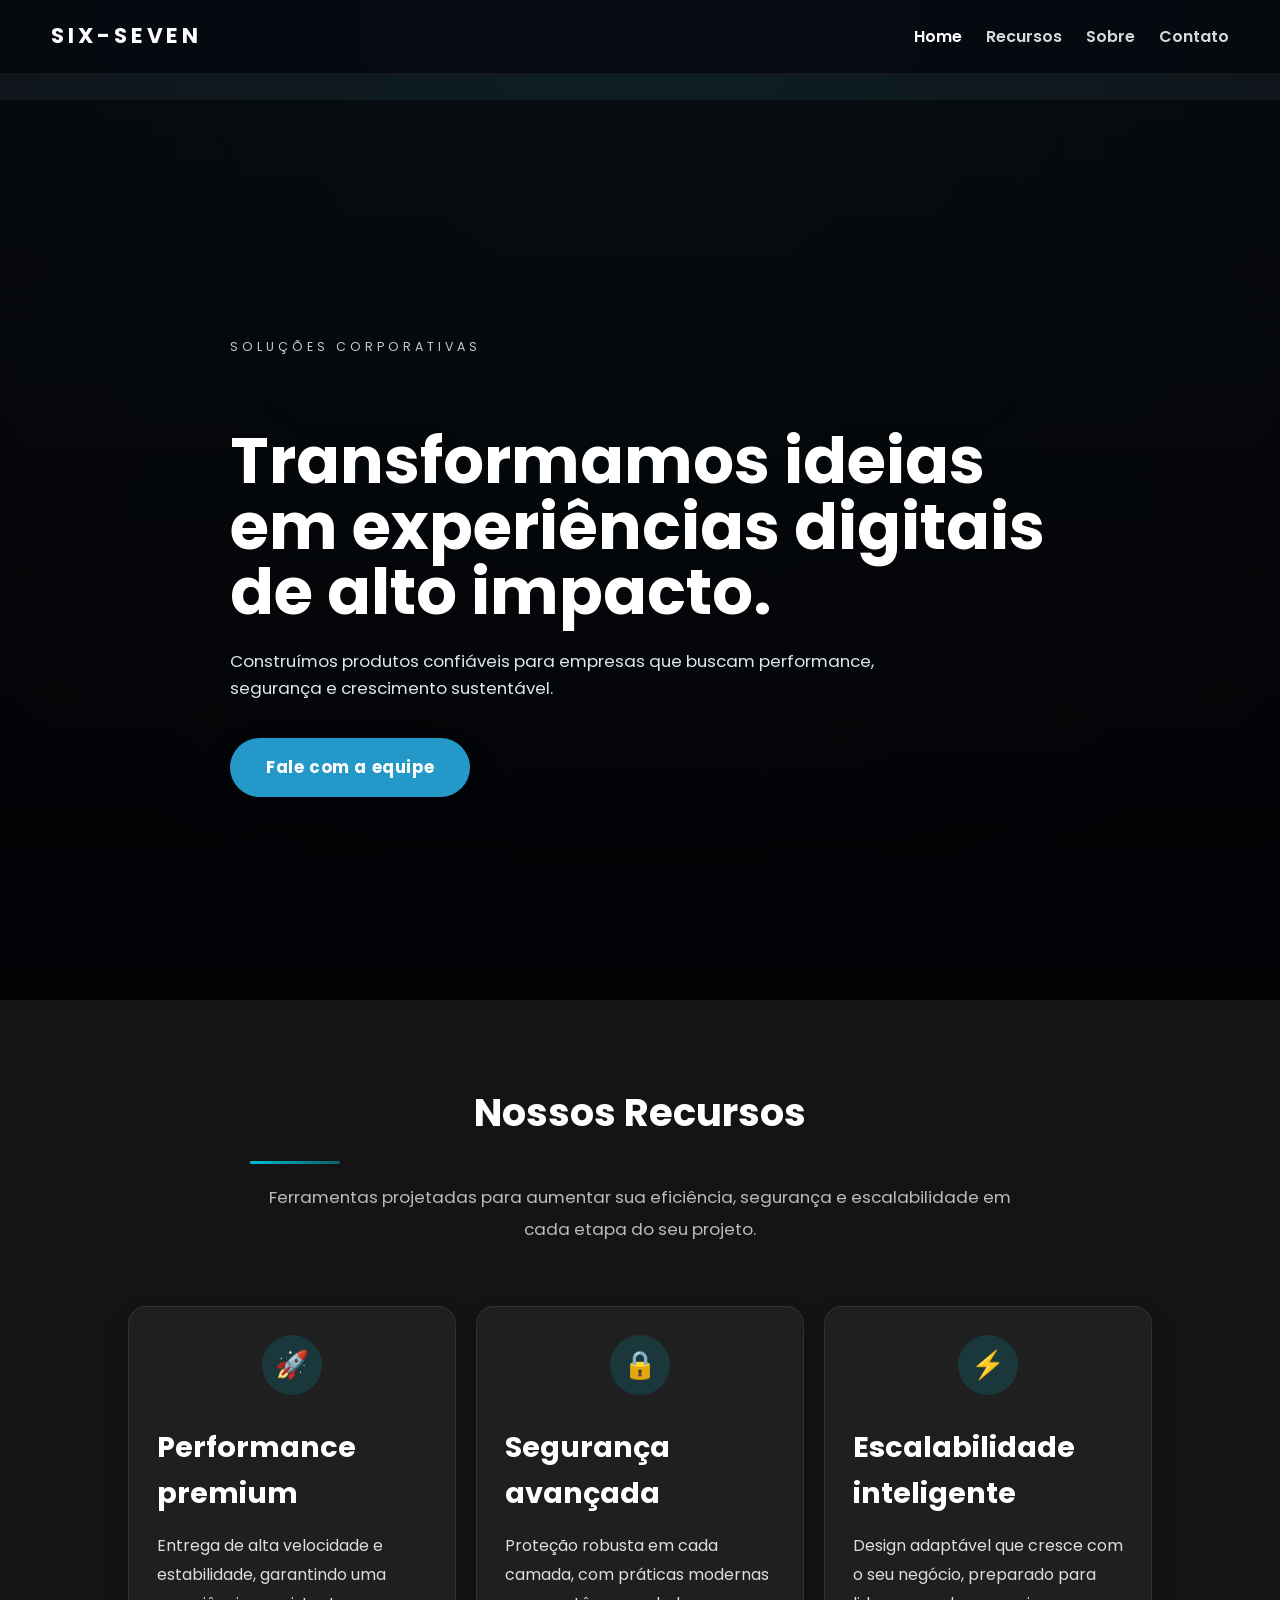
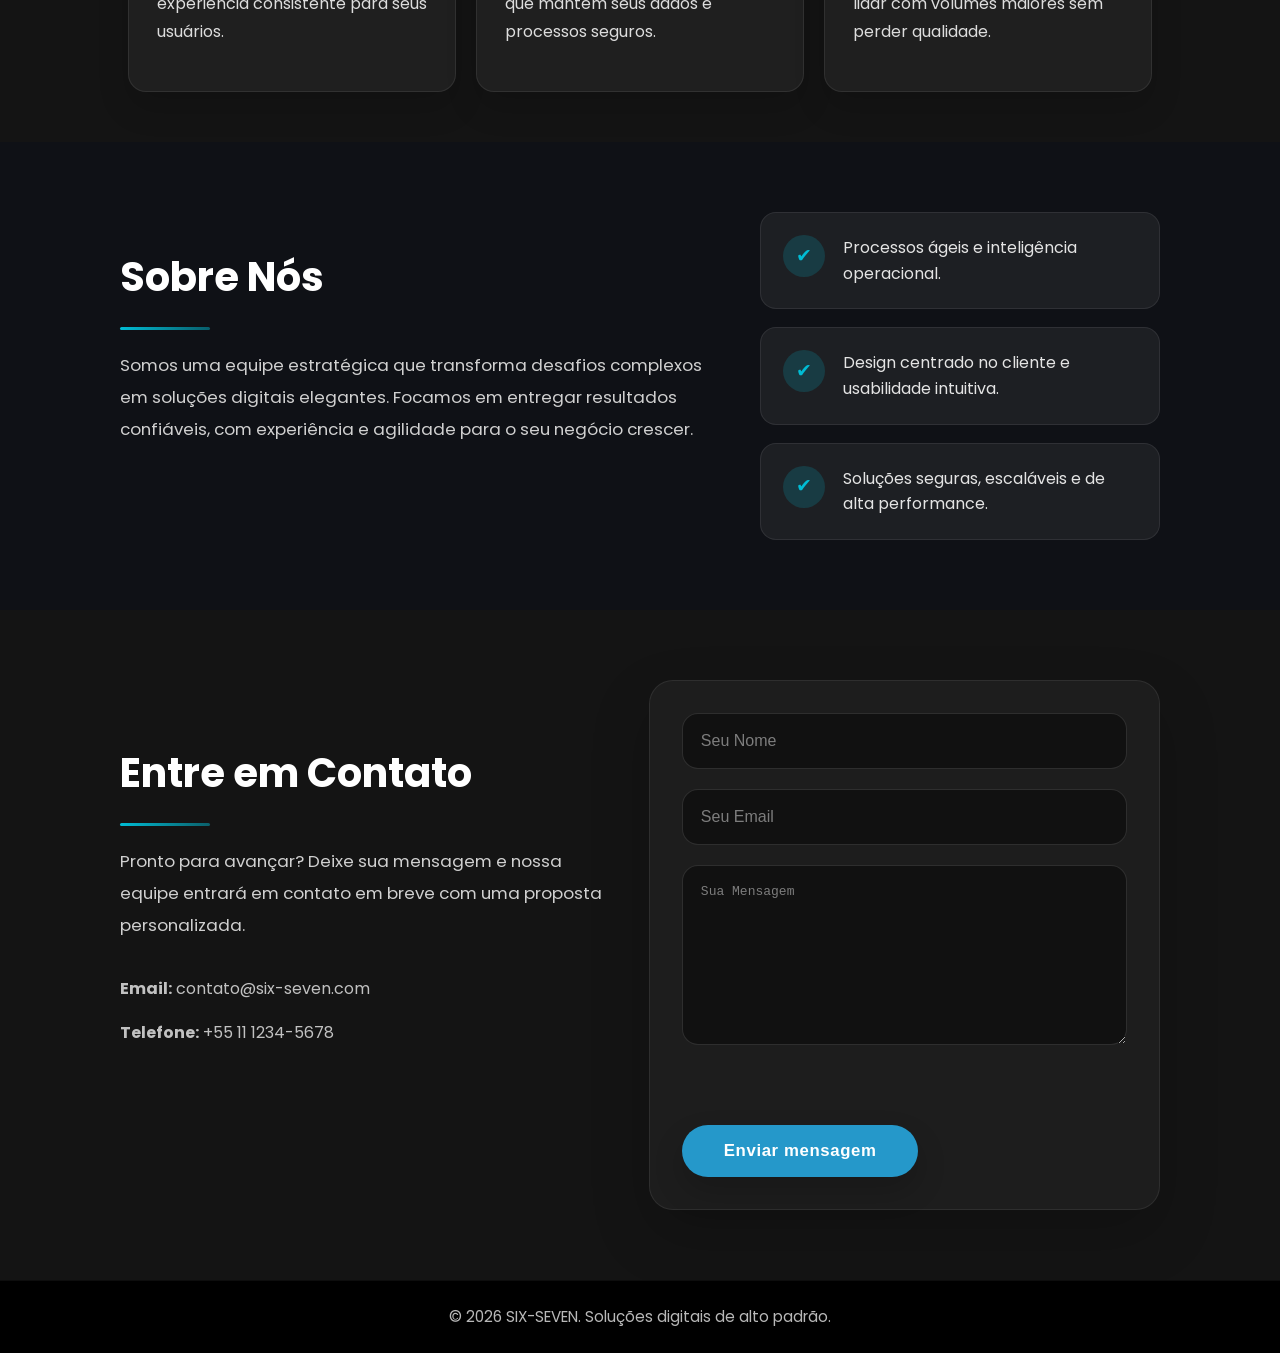
<file: index.html>
<!DOCTYPE html>
<html lang="pt-br">
<head>
    <meta charset="UTF-8">
    <meta name="viewport" content="width=device-width, initial-scale=1.0">
    <meta name="description" content="SIX-SEVEN oferece soluções digitais corporativas com performance, segurança e design profissional para empresas modernas.">
    <title>SIX-SEVEN | Soluções Digitais Corporativas</title>
    <link rel="stylesheet" href="style.css">
</head>
<body>
    <header>
        <nav>
            <div class="logo">SIX-SEVEN</div>
            <ul>
                <li><a href="#hero">Home</a></li>
                <li><a href="#features">Recursos</a></li>
                <li><a href="#about">Sobre</a></li>
                <li><a href="#contact">Contato</a></li>
            </ul>
        </nav>
    </header>

    <main>
        <section id="hero" class="reveal">
            <div class="hero-content">
                <span class="hero-label">Soluções corporativas</span>
                <h1>Transformamos ideias em experiências digitais de alto impacto.</h1>
                <p>Construímos produtos confiáveis para empresas que buscam performance, segurança e crescimento sustentável.</p>
                <a href="#contact" class="cta-button">Fale com a equipe</a>
            </div>
        </section>

        <section id="features" class="reveal">
            <div class="section-header">
                <h2>Nossos Recursos</h2>
                <p>Ferramentas projetadas para aumentar sua eficiência, segurança e escalabilidade em cada etapa do seu projeto.</p>
            </div>
            <div class="feature-grid">
                <div class="feature-item">
                    <div class="feature-icon">🚀</div>
                    <h3>Performance premium</h3>
                    <p>Entrega de alta velocidade e estabilidade, garantindo uma experiência consistente para seus usuários.</p>
                </div>
                <div class="feature-item">
                    <div class="feature-icon">🔒</div>
                    <h3>Segurança avançada</h3>
                    <p>Proteção robusta em cada camada, com práticas modernas que mantêm seus dados e processos seguros.</p>
                </div>
                <div class="feature-item">
                    <div class="feature-icon">⚡</div>
                    <h3>Escalabilidade inteligente</h3>
                    <p>Design adaptável que cresce com o seu negócio, preparado para lidar com volumes maiores sem perder qualidade.</p>
                </div>
            </div>
        </section>

        <section id="about" class="about-section reveal">
            <div class="about-content">
                <div class="about-text">
                    <h2>Sobre Nós</h2>
                    <p>Somos uma equipe estratégica que transforma desafios complexos em soluções digitais elegantes. Focamos em entregar resultados confiáveis, com experiência e agilidade para o seu negócio crescer.</p>
                </div>
                <div class="about-highlights">
                    <div class="about-item"><span>✔</span><p>Processos ágeis e inteligência operacional.</p></div>
                    <div class="about-item"><span>✔</span><p>Design centrado no cliente e usabilidade intuitiva.</p></div>
                    <div class="about-item"><span>✔</span><p>Soluções seguras, escaláveis e de alta performance.</p></div>
                </div>
            </div>
        </section>

        <section id="contact" class="contact-section reveal">
            <div class="contact-grid">
                <div class="contact-info">
                    <h2>Entre em Contato</h2>
                    <p>Pronto para avançar? Deixe sua mensagem e nossa equipe entrará em contato em breve com uma proposta personalizada.</p>
                    <div class="contact-meta">
                        <p><strong>Email:</strong> contato@six-seven.com</p>
                        <p><strong>Telefone:</strong> +55 11 1234-5678</p>
                    </div>
                </div>
                <form id="contact-form" class="contact-form">
                    <input type="text" placeholder="Seu Nome" required>
                    <input type="email" placeholder="Seu Email" required>
                    <textarea placeholder="Sua Mensagem" required></textarea>
                    <div id="formMessage" class="form-message"></div>
                    <button type="submit" class="cta-button">Enviar mensagem</button>
                </form>
            </div>
        </section>
    </main>

    <footer>
        <p>&copy; 2026 SIX-SEVEN. Soluções digitais de alto padrão.</p>
    </footer>
    <script src="script.js"></script>
</body>
</html>
</file>
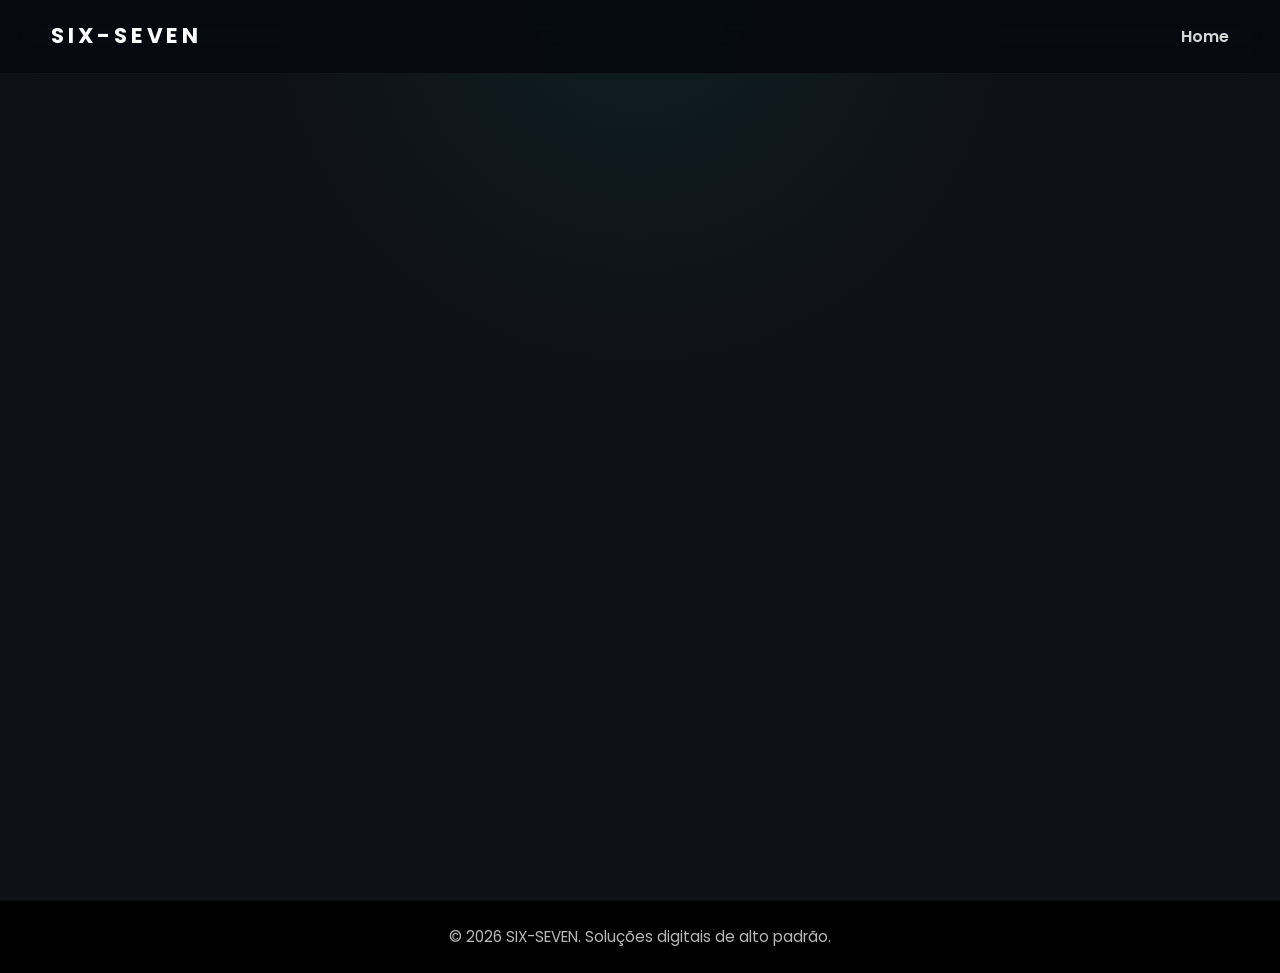
<file: admin.html>
<!DOCTYPE html>
<html lang="pt-br">
<head>
    <meta charset="UTF-8">
    <meta name="viewport" content="width=device-width, initial-scale=1.0">
    <title>Administração | SIX-SEVEN</title>
    <link rel="stylesheet" href="style.css">
</head>
<body>
    <header>
        <nav>
            <div class="logo">SIX-SEVEN</div>
            <div class="nav-actions">
                <ul><li><a href="index.html">Home</a></li></ul>
            </div>
        </nav>
    </header>

    <main>
        <section class="auth-page">
            <div class="auth-bg-shapes">
                <span class="bg-shape shape-1"></span>
                <span class="bg-shape shape-2"></span>
                <span class="bg-shape shape-3"></span>
            </div>
        </section>
    </main>

    <footer>
        <p>&copy; 2026 SIX-SEVEN. Soluções digitais de alto padrão.</p>
    </footer>
</body>
</html>
</file>
<file: style.css>
@import url('https://fonts.googleapis.com/css2?family=Poppins:wght@300;400;600;700&display=swap');

html {
    scroll-behavior: smooth;
    box-sizing: border-box;
    min-height: 100%;
}

*, *::before, *::after {
    box-sizing: inherit;
}

body {
    min-height: 100vh;
    margin: 0;
    padding: 0;
    font-family: 'Poppins', sans-serif;
    line-height: 1.6;
    background: radial-gradient(circle at top, rgba(0, 188, 212, 0.08), transparent 32%), #0f1116;
    color: #fff;
}

main {
    min-height: 100vh;
    padding-top: 100px; /* Evita que o conteúdo fique atrás do cabeçalho fixo */
}

header {
    background-color: rgba(6, 8, 14, 0.82);
    backdrop-filter: blur(16px);
    color: #fff;
    padding: 1.2rem 0;
    position: fixed;
    width: 100%;
    top: 0;
    left: 0;
    z-index: 1000;
    border-bottom: 1px solid rgba(255, 255, 255, 0.05);
}

nav {
    display: flex;
    justify-content: space-between;
    align-items: center;
    width: min(1180px, 92%);
    margin: 0 auto;
}

.logo {
    font-size: 1.35em;
    font-weight: 700;
    letter-spacing: 0.18em;
    text-transform: uppercase;
}

nav ul {
    list-style: none;
    margin: 0;
    padding: 0;
    display: flex;
    gap: 24px;
}

.nav-actions {
    display: flex;
    align-items: center;
    gap: 18px;
}

.top-logout {
    padding: 10px 18px;
}

nav ul li a {
    color: #f5f5f5; /* Links do menu brancos */
    text-decoration: none;
    font-weight: 600;
    opacity: 0.88;
    transition: color 0.25s ease, opacity 0.25s ease;
}

nav ul li a:hover,
nav ul li a.active {
    color: #ffffff;
    opacity: 1;
}

/* Hero Section */
#hero {
    background: linear-gradient(180deg, rgba(10, 13, 22, 0.18) 0%, rgba(2, 5, 10, 0.92) 100%), url('https://images.unsplash.com/photo-1519389950473-47ba0277781c?q=80&w=2070&auto=format&fit=crop&ixlib=rb-4.0.3&ixid=M3wxMjA3fDB8MHxwaG90by1wYWdlfHx8fGVufDB8fHx8fA%3D%3D') no-repeat center center/cover;
    background-attachment: scroll;
    color: #fff;
    text-align: left;
    padding: 120px 20px 90px;
    display: flex;
    justify-content: center;
    align-items: center;
    min-height: 100vh;
    position: relative;
}

#hero::before {
    content: '';
    position: absolute;
    top: 0;
    left: 0;
    width: 100%;
    height: 100%;
    background-color: rgba(0, 0, 0, 0.5); /* Overlay escuro */
    z-index: 1;
}

.hero-content {
    position: relative;
    z-index: 2;
    max-width: min(920px, 100%);
}

#hero h1 {
    font-size: clamp(3rem, 5vw, 4.4rem);
    margin-bottom: 24px;
    line-height: 1.02;
    max-width: 820px;
}

.hero-label {
    display: inline-block;
    margin-bottom: 18px;
    text-transform: uppercase;
    letter-spacing: 0.32em;
    font-size: 0.78em;
    color: #c8c8c8;
}

#hero p {
    font-size: 1.05em;
    max-width: 660px;
    margin-bottom: 36px;
    color: #dce7f1;
}

.cta-button {
    background-color: #2598ca;
    color: #fff;
    padding: 16px 36px;
    text-decoration: none;
    border-radius: 999px; /* Mais arredondado */
    font-size: 1.05em;
    font-weight: 700; /* Mais peso na fonte */
    transition: background-color 0.3s ease, transform 0.3s ease, box-shadow 0.3s ease;
    border: none;
    cursor: pointer;
    letter-spacing: 0.6px;
    box-shadow: 0 14px 30px rgba(0, 0, 0, 0.18);
    display: inline-flex;
    align-items: center;
}

.cta-button:hover {
    background-color: #525b74;
    transform: translateY(-3px); /* Leve elevação */
    box-shadow: 0 20px 35px rgba(0, 156, 165, 0.25);
}

.reveal {
    opacity: 0;
    transform: translateY(30px);
    transition: opacity 0.8s ease, transform 0.8s ease;
}

.reveal.visible {
    opacity: 1;
    transform: translateY(0);
}

.form-message {
    min-height: 28px;
    color: #a5ffeb;
    font-size: 0.96em;
    margin-bottom: 12px;
}

/* General Section Styling */
section {
    padding: 70px 5%;
    width: 100%;
    margin: 0;
}

section:nth-child(even) {
    background-color: #141414; /* Fundo mais sutil para seções alternadas */
}

section h2 {
    font-size: clamp(2.4rem, 3vw, 2.95rem);
    margin-bottom: 18px;
    color: #fff; /* Títulos das seções brancos */
    position: relative;
}

section h2::after {
    content: '';
    display: block;
    width: 90px;
    height: 3px;
    border-radius: 999px;
    margin-top: 18px;
    background: linear-gradient(90deg, #00bcd4 0%, rgba(0, 188, 212, 0.45) 100%);
}

.section-header {
    max-width: 760px;
    margin: 0 auto 40px auto;
    color: #ddd;
}

.section-header p {
    font-size: 1.05em;
    line-height: 1.9;
    margin: 0 auto;
    color: #bbb;
}

/* Features Section */
#features {
    padding: 50px 0;
    width: 100%;
    max-width: 100%;
    margin: 0 auto;
}

#features .section-header {
    max-width: 780px;
    margin: 0 auto 60px auto;
    text-align: center;
}

#features .section-header p {
    margin: 0 auto;
}

#features .feature-grid {
    display: grid;
    grid-template-columns: repeat(auto-fit, minmax(260px, 1fr));
    gap: 20px;
    margin: 0 auto;
    justify-content: center;
    max-width: 80%;
}

.feature-item {
    background-color: rgba(255, 255, 255, 0.05); /* Fundo translúcido */
    padding: 28px;
    border-radius: 18px;
    border: 1px solid rgba(255, 255, 255, 0.08);
    box-shadow: 0 16px 32px rgba(0, 0, 0, 0.14);
    transition: transform 0.3s ease, border-color 0.3s ease, box-shadow 0.3s ease;
}

.feature-item:hover {
    transform: translateY(-10px);
    border-color: rgba(0, 188, 212, 0.35);
    box-shadow: 0 24px 50px rgba(0, 0, 0, 0.2);
}

.feature-icon {
    width: 60px;
    height: 60px;
    display: flex;
    align-items: center;
    justify-content: center;
    margin: 0 auto 24px auto;
    border-radius: 50%;
    background-color: rgba(0, 188, 212, 0.16);
    color: #00bcd4;
    font-size: 1.7rem;
}

.feature-item h3 {
    font-size: 1.8em;
    margin-bottom: 15px;
    color: #fff;
}

.feature-item p {
    font-size: 1em;
    line-height: 1.8;
    color: #ddd;
}

/* About Section */
.about-section .about-content {
    display: grid;
    grid-template-columns: 1.2fr 0.8fr;
    gap: 40px;
    align-items: start;
    max-width: 1040px;
    margin: 0 auto;
}

.about-text h2,
.contact-info h2 {
    font-size: 2.5em;
    margin-bottom: 20px;
}

.about-text p,
.contact-info p {
    font-size: 1.05em;
    line-height: 1.9;
    color: #d0d0d0;
    max-width: 620px;
}

.about-highlights {
    display: grid;
    gap: 18px;
}

.about-item {
    display: flex;
    align-items: flex-start;
    gap: 18px;
    padding: 22px;
    border-radius: 16px;
    background-color: rgba(255, 255, 255, 0.06);
    border: 1px solid rgba(255, 255, 255, 0.08);
}

.about-item span {
    display: inline-flex;
    align-items: center;
    justify-content: center;
    min-width: 42px;
    min-height: 42px;
    border-radius: 50%;
    background-color: rgba(0, 188, 212, 0.18);
    color: #00bcd4;
    font-size: 1.2em;
}

.about-item p {
    margin: 0;
    color: #e4e4e4;
}

/* Contact Section */
.contact-section .contact-grid {
    display: grid;
    grid-template-columns: 1fr 1.05fr;
    gap: 42px;
    max-width: 1040px;
    margin: 0 auto;
    align-items: start;
}

.contact-info {
    padding: 28px 0;
}

.contact-info h2 {
    margin-bottom: 20px;
}

.contact-meta {
    margin-top: 32px;
    display: grid;
    gap: 14px;
}

.contact-meta p {
    margin: 0;
    color: #c1c1c1;
    font-size: 1em;
}

.contact-form {
    display: flex;
    flex-direction: column;
    gap: 20px;
    width: 100%;
    background: rgba(255, 255, 255, 0.04);
    border: 1px solid rgba(255, 255, 255, 0.08);
    border-radius: 24px;
    padding: 32px;
    box-shadow: 0 24px 60px rgba(0, 0, 0, 0.18);
}

.contact-form input[type="text"],
.contact-form input[type="email"],
.contact-form textarea {
    padding: 18px;
    border: 1px solid rgba(255, 255, 255, 0.12);
    border-radius: 16px;
    font-size: 1em;
    background-color: #111;
    color: #f1f1f1;
}

.contact-form input[type="text"]::placeholder,
.contact-form input[type="email"]::placeholder,
.contact-form textarea::placeholder {
    color: #7d7d7d;
}

.contact-form textarea {
    resize: vertical;
    min-height: 180px;
}

.contact-form .cta-button {
    width: fit-content;
    padding-left: 42px;
    padding-right: 42px;
}

.hidden {
    display: none;
}

@media (max-width: 1100px) {
}

@media (max-width: 920px) {
    .about-section .about-content,
    .contact-section .contact-grid {
        grid-template-columns: 1fr;
    }

}

@media (max-width: 620px) {
    nav {
        width: 90%;
    }

    nav ul {
        flex-wrap: wrap;
        justify-content: center;
        gap: 14px;
    }

    #hero {
        padding: 110px 16px 70px;
        height: auto;
    }

    .hero-content h1 {
        font-size: 2.2em;
    }

    section {
        width: 92%;
        padding: 40px 0;
    }
}

/* Footer */
footer {
    background-color: #000; /* Fundo do rodapé preto */
    color: #fff;
    text-align: center;
    padding: 1.5rem 0;
    border-top: 1px solid rgba(255, 255, 255, 0.05);
    position: relative;
    bottom: 0;
    width: 100%;
}

footer p {
    margin: 0;
    font-size: 0.95em;
    color: #b8b8b8;
}
</file>
